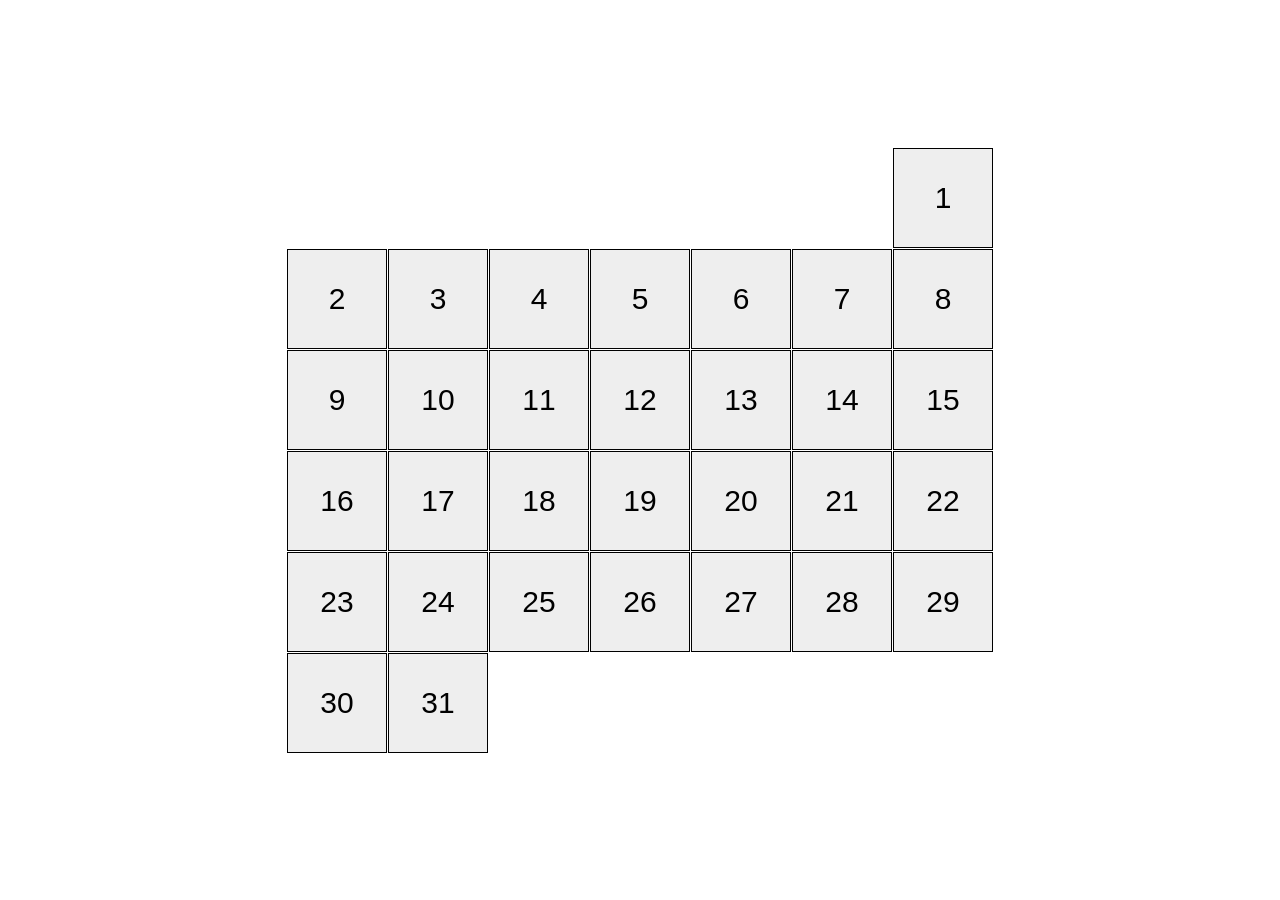
<file: index.html>
<!doctype html><html lang="en"><head><meta charset="utf-8"><meta name="viewport" content="width=device-width, initial-scale=1.0"><title>Calendar</title><link rel="stylesheet" href="index.9a96faba.css"></head><body> <div class="calendar calendar--month-length-31 calendar--start-day-sun"> <div class="calendar__field"> <div class="calendar__day"></div> <div class="calendar__day"></div> <div class="calendar__day"></div> <div class="calendar__day"></div> <div class="calendar__day"></div> <div class="calendar__day"></div> <div class="calendar__day"></div> <div class="calendar__day"></div> <div class="calendar__day"></div> <div class="calendar__day"></div> <div class="calendar__day"></div> <div class="calendar__day"></div> <div class="calendar__day"></div> <div class="calendar__day"></div> <div class="calendar__day"></div> <div class="calendar__day"></div> <div class="calendar__day"></div> <div class="calendar__day"></div> <div class="calendar__day"></div> <div class="calendar__day"></div> <div class="calendar__day"></div> <div class="calendar__day"></div> <div class="calendar__day"></div> <div class="calendar__day"></div> <div class="calendar__day"></div> <div class="calendar__day"></div> <div class="calendar__day"></div> <div class="calendar__day"></div> <div class="calendar__day"></div> <div class="calendar__day"></div> <div class="calendar__day"></div> </div> </div> </body></html>
</file>
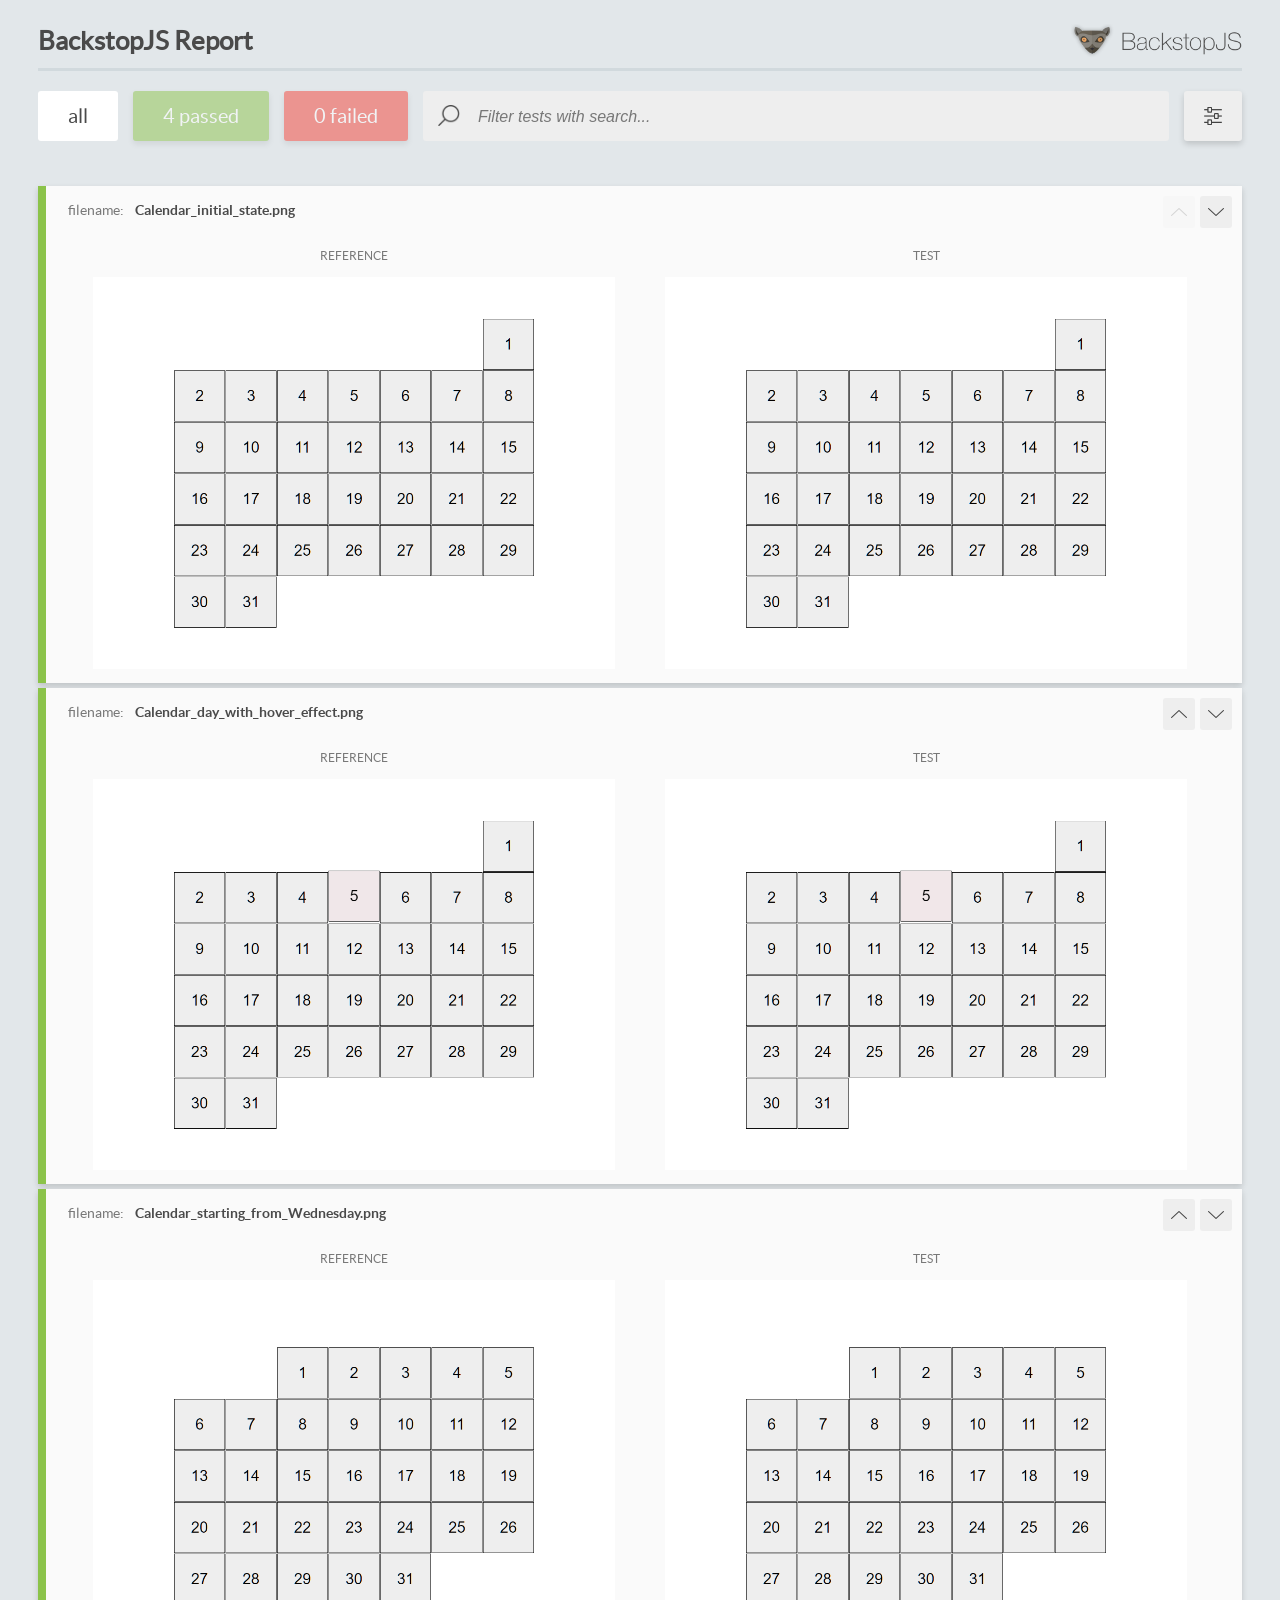
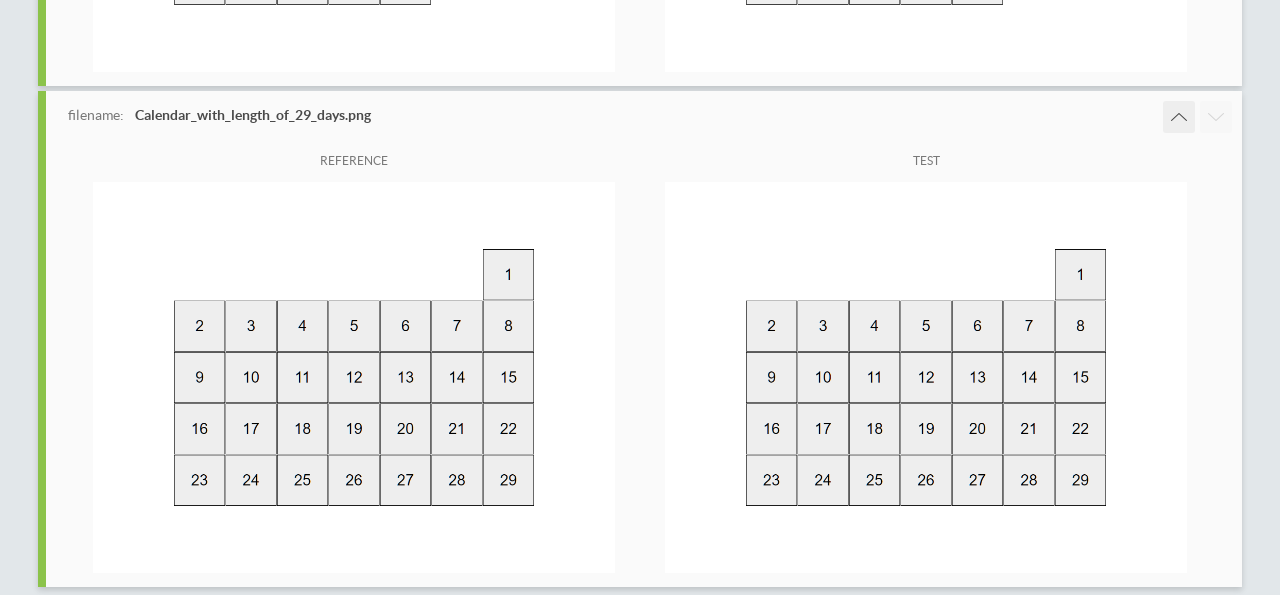
<file: report/html_report/index.html>
<!DOCTYPE html>
<html>
  <head>
    <meta charset="utf-8">
    <!-- Disable Cache -->
    <meta http-equiv="Cache-Control" content="no-cache, no-store, must-revalidate">
    <meta http-equiv="Pragma" content="no-cache">
    <meta http-equiv="Expires" content="0">

    <title>BackstopJS Report</title>

    <style>
      @font-face {
          font-family: 'latoregular';
          src: url('./assets/fonts/lato-regular-webfont.woff2') format('woff2'),
              url('./assets/fonts/lato-regular-webfont.woff') format('woff');
          font-weight: 400;
          font-style: normal;
      }
      @font-face {
          font-family: 'latobold';
          src: url('./assets/fonts/lato-bold-webfont.woff2') format('woff2'),
              url('./assets/fonts/lato-bold-webfont.woff') format('woff');
          font-weight: 700;
          font-style: normal;
      }

      .ReactModal__Body--open {
          overflow: hidden;
      }
      .ReactModal__Body--open .header {
        display: none;
      }

    </style>
  </head>
  <body style="background-color: #E2E7EA">
    <div id="root">

    </div>
    <script>
      function report (report) { // eslint-disable-line no-unused-vars
        window.tests = report;
      }
    </script>
    <script src="config.js"></script>
    <script src="index_bundle.js"></script>
  </body>
</html>
</file>
<file: index.9a96faba.css>
body{justify-content:center;align-items:center;height:100vh;margin:0;line-height:50%;display:flex}.calendar{width:706px}.calendar__field{flex-wrap:wrap;gap:1px;display:flex}.calendar__day{box-sizing:border-box;background-color:#eee;border:1px solid #000;width:100px;height:100px;transition-duration:.5s}.calendar__day:first-child:before{content:"1";justify-content:center;font-family:Arial,Helvetica,sans-serif;font-size:30px;line-height:98px;display:flex}.calendar__day:nth-child(2):before{content:"2";justify-content:center;font-family:Arial,Helvetica,sans-serif;font-size:30px;line-height:98px;display:flex}.calendar__day:nth-child(3):before{content:"3";justify-content:center;font-family:Arial,Helvetica,sans-serif;font-size:30px;line-height:98px;display:flex}.calendar__day:nth-child(4):before{content:"4";justify-content:center;font-family:Arial,Helvetica,sans-serif;font-size:30px;line-height:98px;display:flex}.calendar__day:nth-child(5):before{content:"5";justify-content:center;font-family:Arial,Helvetica,sans-serif;font-size:30px;line-height:98px;display:flex}.calendar__day:nth-child(6):before{content:"6";justify-content:center;font-family:Arial,Helvetica,sans-serif;font-size:30px;line-height:98px;display:flex}.calendar__day:nth-child(7):before{content:"7";justify-content:center;font-family:Arial,Helvetica,sans-serif;font-size:30px;line-height:98px;display:flex}.calendar__day:nth-child(8):before{content:"8";justify-content:center;font-family:Arial,Helvetica,sans-serif;font-size:30px;line-height:98px;display:flex}.calendar__day:nth-child(9):before{content:"9";justify-content:center;font-family:Arial,Helvetica,sans-serif;font-size:30px;line-height:98px;display:flex}.calendar__day:nth-child(10):before{content:"10";justify-content:center;font-family:Arial,Helvetica,sans-serif;font-size:30px;line-height:98px;display:flex}.calendar__day:nth-child(11):before{content:"11";justify-content:center;font-family:Arial,Helvetica,sans-serif;font-size:30px;line-height:98px;display:flex}.calendar__day:nth-child(12):before{content:"12";justify-content:center;font-family:Arial,Helvetica,sans-serif;font-size:30px;line-height:98px;display:flex}.calendar__day:nth-child(13):before{content:"13";justify-content:center;font-family:Arial,Helvetica,sans-serif;font-size:30px;line-height:98px;display:flex}.calendar__day:nth-child(14):before{content:"14";justify-content:center;font-family:Arial,Helvetica,sans-serif;font-size:30px;line-height:98px;display:flex}.calendar__day:nth-child(15):before{content:"15";justify-content:center;font-family:Arial,Helvetica,sans-serif;font-size:30px;line-height:98px;display:flex}.calendar__day:nth-child(16):before{content:"16";justify-content:center;font-family:Arial,Helvetica,sans-serif;font-size:30px;line-height:98px;display:flex}.calendar__day:nth-child(17):before{content:"17";justify-content:center;font-family:Arial,Helvetica,sans-serif;font-size:30px;line-height:98px;display:flex}.calendar__day:nth-child(18):before{content:"18";justify-content:center;font-family:Arial,Helvetica,sans-serif;font-size:30px;line-height:98px;display:flex}.calendar__day:nth-child(19):before{content:"19";justify-content:center;font-family:Arial,Helvetica,sans-serif;font-size:30px;line-height:98px;display:flex}.calendar__day:nth-child(20):before{content:"20";justify-content:center;font-family:Arial,Helvetica,sans-serif;font-size:30px;line-height:98px;display:flex}.calendar__day:nth-child(21):before{content:"21";justify-content:center;font-family:Arial,Helvetica,sans-serif;font-size:30px;line-height:98px;display:flex}.calendar__day:nth-child(22):before{content:"22";justify-content:center;font-family:Arial,Helvetica,sans-serif;font-size:30px;line-height:98px;display:flex}.calendar__day:nth-child(23):before{content:"23";justify-content:center;font-family:Arial,Helvetica,sans-serif;font-size:30px;line-height:98px;display:flex}.calendar__day:nth-child(24):before{content:"24";justify-content:center;font-family:Arial,Helvetica,sans-serif;font-size:30px;line-height:98px;display:flex}.calendar__day:nth-child(25):before{content:"25";justify-content:center;font-family:Arial,Helvetica,sans-serif;font-size:30px;line-height:98px;display:flex}.calendar__day:nth-child(26):before{content:"26";justify-content:center;font-family:Arial,Helvetica,sans-serif;font-size:30px;line-height:98px;display:flex}.calendar__day:nth-child(27):before{content:"27";justify-content:center;font-family:Arial,Helvetica,sans-serif;font-size:30px;line-height:98px;display:flex}.calendar__day:nth-child(28):before{content:"28";justify-content:center;font-family:Arial,Helvetica,sans-serif;font-size:30px;line-height:98px;display:flex}.calendar__day:nth-child(29):before{content:"29";justify-content:center;font-family:Arial,Helvetica,sans-serif;font-size:30px;line-height:98px;display:flex}.calendar__day:nth-child(30):before{content:"30";justify-content:center;font-family:Arial,Helvetica,sans-serif;font-size:30px;line-height:98px;display:flex}.calendar__day:nth-child(31):before{content:"31";justify-content:center;font-family:Arial,Helvetica,sans-serif;font-size:30px;line-height:98px;display:flex}.calendar__day:hover{cursor:pointer;background-color:#ffbfcb;transform:translateY(-20px)}.calendar--start-day-mon .calendar__day:first-child{margin-left:0}.calendar--start-day-tue .calendar__day:first-child{margin-left:101px}.calendar--start-day-wed .calendar__day:first-child{margin-left:202px}.calendar--start-day-thu .calendar__day:first-child{margin-left:303px}.calendar--start-day-fri .calendar__day:first-child{margin-left:404px}.calendar--start-day-sat .calendar__day:first-child{margin-left:505px}.calendar--start-day-sun .calendar__day:first-child{margin-left:606px}.calendar--month-length-28 .calendar__day:nth-child(n+29),.calendar--month-length-29 .calendar__day:nth-child(n+30),.calendar--month-length-30 .calendar__day:nth-child(n+31),.calendar--month-length-31 .calendar__day:nth-child(n+32){display:none}
/*# sourceMappingURL=index.9a96faba.css.map */
</file>
